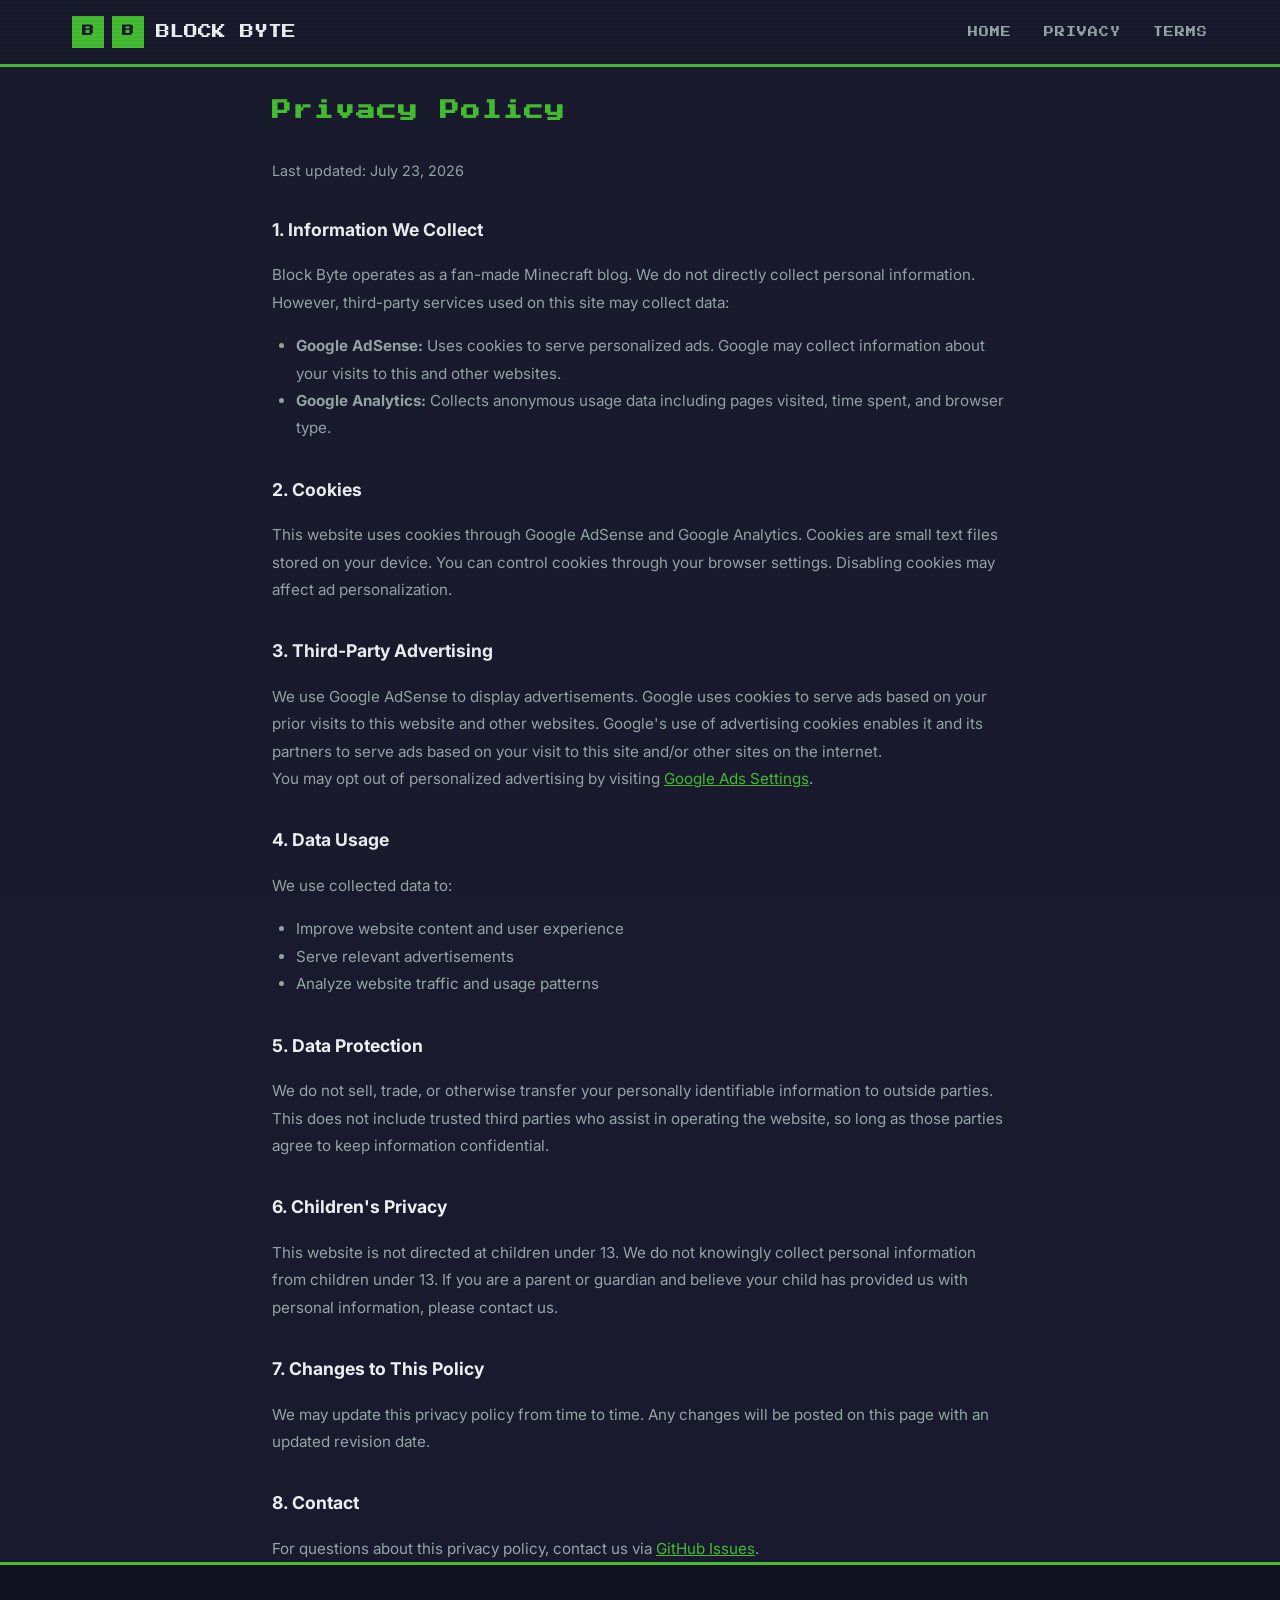
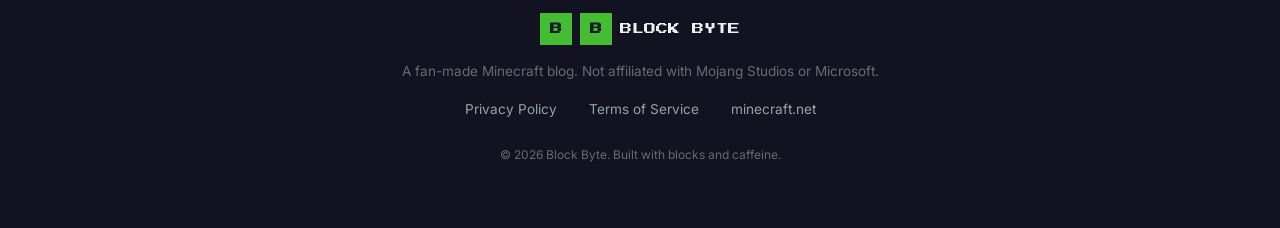
<file: privacy.html>
<!DOCTYPE html>
<html lang="en">
<head>
    <meta charset="UTF-8">
    <meta name="viewport" content="width=device-width, initial-scale=1.0">
    <title>Privacy Policy - Block Byte</title>
    <link rel="stylesheet" href="style.css">
    <link rel="preconnect" href="https://fonts.googleapis.com">
    <link href="https://fonts.googleapis.com/css2?family=Press+Start+2P&family=Inter:wght@400;500;600;700&display=swap" rel="stylesheet">
</head>
<body>
    <div class="scanlines"></div>

    <header>
        <nav>
            <div class="logo">
                <a href="index.html" style="text-decoration:none; display:flex; align-items:center; gap:0.5rem;">
                    <span class="logo-block">B</span><span class="logo-block">B</span>
                    <span class="logo-text">BLOCK BYTE</span>
                </a>
            </div>
            <div class="nav-links">
                <a href="index.html">Home</a>
                <a href="privacy.html">Privacy</a>
                <a href="terms.html">Terms</a>
            </div>
            <button class="menu-toggle" aria-label="Toggle menu">
                <span></span><span></span><span></span>
            </button>
        </nav>
    </header>

    <main style="padding-top: 6rem; max-width: 800px; margin: 0 auto; padding-left: 2rem; padding-right: 2rem;">
        <h1 class="pixel-text" style="font-size: 1.2rem; color: var(--accent-green); margin-bottom: 2rem;">Privacy Policy</h1>
        <p style="color: var(--text-secondary); margin-bottom: 1rem; font-size: 0.9rem;">Last updated: July 23, 2026</p>

        <div style="color: var(--text-secondary); line-height: 1.8; font-size: 0.95rem;">
            <h2 style="color: var(--text-primary); font-size: 1.1rem; margin: 2rem 0 1rem;">1. Information We Collect</h2>
            <p>Block Byte operates as a fan-made Minecraft blog. We do not directly collect personal information. However, third-party services used on this site may collect data:</p>
            <ul style="margin: 1rem 0; padding-left: 1.5rem;">
                <li><strong>Google AdSense:</strong> Uses cookies to serve personalized ads. Google may collect information about your visits to this and other websites.</li>
                <li><strong>Google Analytics:</strong> Collects anonymous usage data including pages visited, time spent, and browser type.</li>
            </ul>

            <h2 style="color: var(--text-primary); font-size: 1.1rem; margin: 2rem 0 1rem;">2. Cookies</h2>
            <p>This website uses cookies through Google AdSense and Google Analytics. Cookies are small text files stored on your device. You can control cookies through your browser settings. Disabling cookies may affect ad personalization.</p>

            <h2 style="color: var(--text-primary); font-size: 1.1rem; margin: 2rem 0 1rem;">3. Third-Party Advertising</h2>
            <p>We use Google AdSense to display advertisements. Google uses cookies to serve ads based on your prior visits to this website and other websites. Google's use of advertising cookies enables it and its partners to serve ads based on your visit to this site and/or other sites on the internet.</p>
            <p>You may opt out of personalized advertising by visiting <a href="https://www.google.com/settings/ads" target="_blank" style="color: var(--accent-green);">Google Ads Settings</a>.</p>

            <h2 style="color: var(--text-primary); font-size: 1.1rem; margin: 2rem 0 1rem;">4. Data Usage</h2>
            <p>We use collected data to:</p>
            <ul style="margin: 1rem 0; padding-left: 1.5rem;">
                <li>Improve website content and user experience</li>
                <li>Serve relevant advertisements</li>
                <li>Analyze website traffic and usage patterns</li>
            </ul>

            <h2 style="color: var(--text-primary); font-size: 1.1rem; margin: 2rem 0 1rem;">5. Data Protection</h2>
            <p>We do not sell, trade, or otherwise transfer your personally identifiable information to outside parties. This does not include trusted third parties who assist in operating the website, so long as those parties agree to keep information confidential.</p>

            <h2 style="color: var(--text-primary); font-size: 1.1rem; margin: 2rem 0 1rem;">6. Children's Privacy</h2>
            <p>This website is not directed at children under 13. We do not knowingly collect personal information from children under 13. If you are a parent or guardian and believe your child has provided us with personal information, please contact us.</p>

            <h2 style="color: var(--text-primary); font-size: 1.1rem; margin: 2rem 0 1rem;">7. Changes to This Policy</h2>
            <p>We may update this privacy policy from time to time. Any changes will be posted on this page with an updated revision date.</p>

            <h2 style="color: var(--text-primary); font-size: 1.1rem; margin: 2rem 0 1rem;">8. Contact</h2>
            <p>For questions about this privacy policy, contact us via <a href="https://github.com/its-me-mario2/its-me-mario2.github.io/issues" target="_blank" style="color: var(--accent-green);">GitHub Issues</a>.</p>
        </div>
    </main>

    <footer>
        <div class="footer-content">
            <div class="footer-logo">
                <span class="logo-block">B</span><span class="logo-block">B</span>
                <span>BLOCK BYTE</span>
            </div>
            <p>A fan-made Minecraft blog. Not affiliated with Mojang Studios or Microsoft.</p>
            <div class="footer-links">
                <a href="privacy.html">Privacy Policy</a>
                <a href="terms.html">Terms of Service</a>
                <a href="https://www.minecraft.net" target="_blank">minecraft.net</a>
            </div>
            <p class="copyright">&copy; 2026 Block Byte. Built with blocks and caffeine.</p>
        </div>
    </footer>

    <script>
        document.querySelector('.menu-toggle')?.addEventListener('click', () => {
            document.querySelector('.nav-links').classList.toggle('active');
        });
    </script>
</body>
</html>
</file>
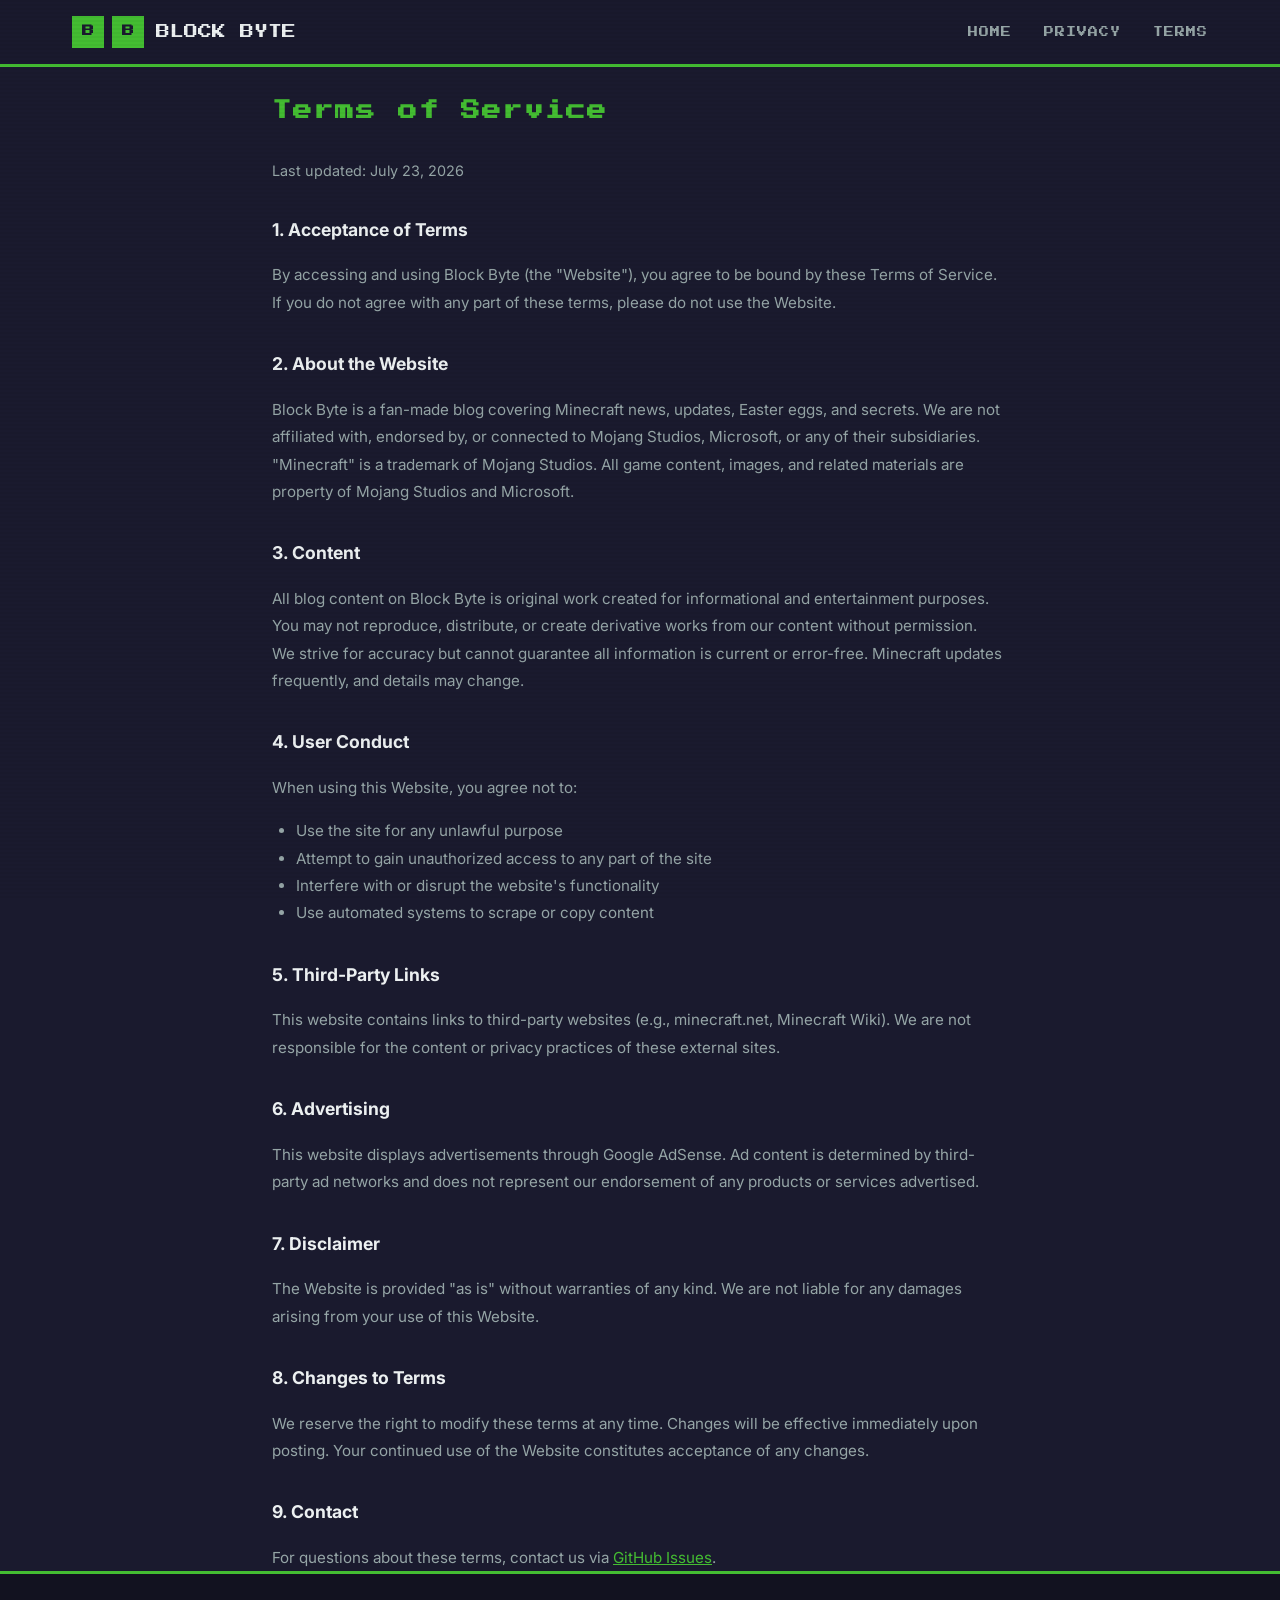
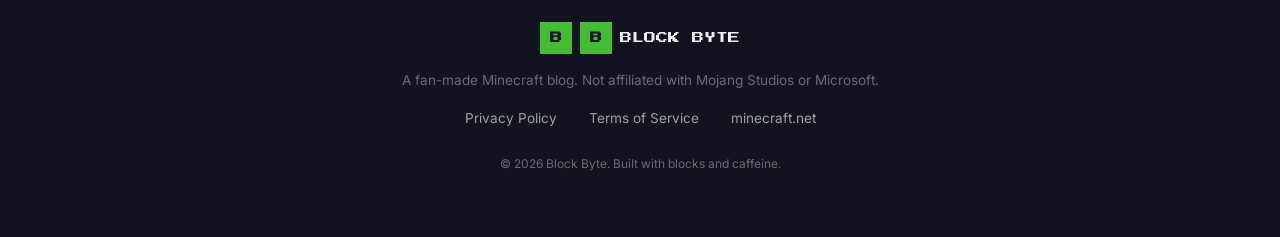
<file: terms.html>
<!DOCTYPE html>
<html lang="en">
<head>
    <meta charset="UTF-8">
    <meta name="viewport" content="width=device-width, initial-scale=1.0">
    <title>Terms of Service - Block Byte</title>
    <link rel="stylesheet" href="style.css">
    <link rel="preconnect" href="https://fonts.googleapis.com">
    <link href="https://fonts.googleapis.com/css2?family=Press+Start+2P&family=Inter:wght@400;500;600;700&display=swap" rel="stylesheet">
</head>
<body>
    <div class="scanlines"></div>

    <header>
        <nav>
            <div class="logo">
                <a href="index.html" style="text-decoration:none; display:flex; align-items:center; gap:0.5rem;">
                    <span class="logo-block">B</span><span class="logo-block">B</span>
                    <span class="logo-text">BLOCK BYTE</span>
                </a>
            </div>
            <div class="nav-links">
                <a href="index.html">Home</a>
                <a href="privacy.html">Privacy</a>
                <a href="terms.html">Terms</a>
            </div>
            <button class="menu-toggle" aria-label="Toggle menu">
                <span></span><span></span><span></span>
            </button>
        </nav>
    </header>

    <main style="padding-top: 6rem; max-width: 800px; margin: 0 auto; padding-left: 2rem; padding-right: 2rem;">
        <h1 class="pixel-text" style="font-size: 1.2rem; color: var(--accent-green); margin-bottom: 2rem;">Terms of Service</h1>
        <p style="color: var(--text-secondary); margin-bottom: 1rem; font-size: 0.9rem;">Last updated: July 23, 2026</p>

        <div style="color: var(--text-secondary); line-height: 1.8; font-size: 0.95rem;">
            <h2 style="color: var(--text-primary); font-size: 1.1rem; margin: 2rem 0 1rem;">1. Acceptance of Terms</h2>
            <p>By accessing and using Block Byte (the "Website"), you agree to be bound by these Terms of Service. If you do not agree with any part of these terms, please do not use the Website.</p>

            <h2 style="color: var(--text-primary); font-size: 1.1rem; margin: 2rem 0 1rem;">2. About the Website</h2>
            <p>Block Byte is a fan-made blog covering Minecraft news, updates, Easter eggs, and secrets. We are not affiliated with, endorsed by, or connected to Mojang Studios, Microsoft, or any of their subsidiaries.</p>
            <p>"Minecraft" is a trademark of Mojang Studios. All game content, images, and related materials are property of Mojang Studios and Microsoft.</p>

            <h2 style="color: var(--text-primary); font-size: 1.1rem; margin: 2rem 0 1rem;">3. Content</h2>
            <p>All blog content on Block Byte is original work created for informational and entertainment purposes. You may not reproduce, distribute, or create derivative works from our content without permission.</p>
            <p>We strive for accuracy but cannot guarantee all information is current or error-free. Minecraft updates frequently, and details may change.</p>

            <h2 style="color: var(--text-primary); font-size: 1.1rem; margin: 2rem 0 1rem;">4. User Conduct</h2>
            <p>When using this Website, you agree not to:</p>
            <ul style="margin: 1rem 0; padding-left: 1.5rem;">
                <li>Use the site for any unlawful purpose</li>
                <li>Attempt to gain unauthorized access to any part of the site</li>
                <li>Interfere with or disrupt the website's functionality</li>
                <li>Use automated systems to scrape or copy content</li>
            </ul>

            <h2 style="color: var(--text-primary); font-size: 1.1rem; margin: 2rem 0 1rem;">5. Third-Party Links</h2>
            <p>This website contains links to third-party websites (e.g., minecraft.net, Minecraft Wiki). We are not responsible for the content or privacy practices of these external sites.</p>

            <h2 style="color: var(--text-primary); font-size: 1.1rem; margin: 2rem 0 1rem;">6. Advertising</h2>
            <p>This website displays advertisements through Google AdSense. Ad content is determined by third-party ad networks and does not represent our endorsement of any products or services advertised.</p>

            <h2 style="color: var(--text-primary); font-size: 1.1rem; margin: 2rem 0 1rem;">7. Disclaimer</h2>
            <p>The Website is provided "as is" without warranties of any kind. We are not liable for any damages arising from your use of this Website.</p>

            <h2 style="color: var(--text-primary); font-size: 1.1rem; margin: 2rem 0 1rem;">8. Changes to Terms</h2>
            <p>We reserve the right to modify these terms at any time. Changes will be effective immediately upon posting. Your continued use of the Website constitutes acceptance of any changes.</p>

            <h2 style="color: var(--text-primary); font-size: 1.1rem; margin: 2rem 0 1rem;">9. Contact</h2>
            <p>For questions about these terms, contact us via <a href="https://github.com/its-me-mario2/its-me-mario2.github.io/issues" target="_blank" style="color: var(--accent-green);">GitHub Issues</a>.</p>
        </div>
    </main>

    <footer>
        <div class="footer-content">
            <div class="footer-logo">
                <span class="logo-block">B</span><span class="logo-block">B</span>
                <span>BLOCK BYTE</span>
            </div>
            <p>A fan-made Minecraft blog. Not affiliated with Mojang Studios or Microsoft.</p>
            <div class="footer-links">
                <a href="privacy.html">Privacy Policy</a>
                <a href="terms.html">Terms of Service</a>
                <a href="https://www.minecraft.net" target="_blank">minecraft.net</a>
            </div>
            <p class="copyright">&copy; 2026 Block Byte. Built with blocks and caffeine.</p>
        </div>
    </footer>

    <script>
        document.querySelector('.menu-toggle')?.addEventListener('click', () => {
            document.querySelector('.nav-links').classList.toggle('active');
        });
    </script>
</body>
</html>
</file>
<file: style.css>
:root {
    --bg-dark: #1a1a2e;
    --bg-card: #16213e;
    --bg-card-hover: #1a2745;
    --accent-green: #44bd32;
    --accent-yellow: #f0c040;
    --accent-red: #e74c3c;
    --accent-blue: #3498db;
    --accent-purple: #9b59b6;
    --accent-orange: #e67e22;
    --accent-cyan: #00d2d3;
    --accent-pink: #fd79a8;
    --text-primary: #ecf0f1;
    --text-secondary: #95a5a6;
    --text-muted: #636e72;
    --border: #2d3748;
    --sulfur: #d4a017;
    --cinnabar: #c0392b;
    --font-pixel: 'Press Start 2P', monospace;
    --font-body: 'Inter', -apple-system, BlinkMacSystemFont, sans-serif;
}

* {
    margin: 0;
    padding: 0;
    box-sizing: border-box;
}

html {
    scroll-behavior: smooth;
}

body {
    font-family: var(--font-body);
    background: var(--bg-dark);
    color: var(--text-primary);
    line-height: 1.6;
    overflow-x: hidden;
}

.scanlines {
    position: fixed;
    top: 0;
    left: 0;
    width: 100%;
    height: 100%;
    pointer-events: none;
    z-index: 9999;
    background: repeating-linear-gradient(
        0deg,
        transparent,
        transparent 2px,
        rgba(0, 0, 0, 0.03) 2px,
        rgba(0, 0, 0, 0.03) 4px
    );
}

.pixel-text {
    font-family: var(--font-pixel);
    letter-spacing: 2px;
}

/* Header */
header {
    position: fixed;
    top: 0;
    width: 100%;
    z-index: 1000;
    background: rgba(26, 26, 46, 0.95);
    backdrop-filter: blur(10px);
    border-bottom: 3px solid var(--accent-green);
}

nav {
    max-width: 1200px;
    margin: 0 auto;
    padding: 1rem 2rem;
    display: flex;
    align-items: center;
    justify-content: space-between;
}

.logo {
    display: flex;
    align-items: center;
    gap: 0.5rem;
}

.logo-block {
    display: inline-flex;
    align-items: center;
    justify-content: center;
    width: 32px;
    height: 32px;
    background: var(--accent-green);
    color: var(--bg-dark);
    font-family: var(--font-pixel);
    font-size: 12px;
    font-weight: bold;
    image-rendering: pixelated;
}

.logo-text {
    font-family: var(--font-pixel);
    font-size: 14px;
    color: var(--text-primary);
    margin-left: 0.25rem;
}

.nav-links {
    display: flex;
    gap: 2rem;
}

.nav-links a {
    color: var(--text-secondary);
    text-decoration: none;
    font-family: var(--font-pixel);
    font-size: 10px;
    text-transform: uppercase;
    letter-spacing: 1px;
    transition: color 0.3s;
}

.nav-links a:hover {
    color: var(--accent-green);
}

.menu-toggle {
    display: none;
    flex-direction: column;
    gap: 5px;
    background: none;
    border: none;
    cursor: pointer;
}

.menu-toggle span {
    width: 25px;
    height: 3px;
    background: var(--text-primary);
    transition: 0.3s;
}

/* Hero */
.hero {
    min-height: 100vh;
    display: flex;
    align-items: center;
    justify-content: center;
    text-align: center;
    padding: 6rem 2rem 4rem;
    position: relative;
    overflow: hidden;
    background: 
        radial-gradient(circle at 20% 80%, rgba(68, 189, 50, 0.1) 0%, transparent 50%),
        radial-gradient(circle at 80% 20%, rgba(212, 160, 23, 0.1) 0%, transparent 50%),
        var(--bg-dark);
}

.hero-content {
    max-width: 800px;
    z-index: 2;
}

.hero h1 {
    font-size: clamp(1.5rem, 4vw, 3rem);
    margin-bottom: 1.5rem;
    color: var(--accent-green);
    text-shadow: 4px 4px 0px rgba(0,0,0,0.3);
}

.hero p {
    font-size: 1.2rem;
    color: var(--text-secondary);
    margin-bottom: 2rem;
    max-width: 600px;
    margin-left: auto;
    margin-right: auto;
}

.cta-btn {
    display: inline-block;
    padding: 1rem 2.5rem;
    background: var(--accent-green);
    color: var(--bg-dark);
    text-decoration: none;
    font-family: var(--font-pixel);
    font-size: 14px;
    letter-spacing: 2px;
    border: none;
    cursor: pointer;
    transition: all 0.3s;
    box-shadow: 0 4px 0 #2d7a1e, 0 6px 20px rgba(68, 189, 50, 0.3);
}

.cta-btn:hover {
    transform: translateY(-2px);
    box-shadow: 0 6px 0 #2d7a1e, 0 8px 30px rgba(68, 189, 50, 0.4);
}

.hero-decoration {
    position: absolute;
    top: 0;
    left: 0;
    width: 100%;
    height: 100%;
    pointer-events: none;
}

.floating-block {
    position: absolute;
    width: 40px;
    height: 40px;
    opacity: 0.15;
    animation: float 6s ease-in-out infinite;
}

.b1 { background: var(--accent-green); top: 20%; left: 10%; animation-delay: 0s; }
.b2 { background: var(--sulfur); top: 60%; left: 85%; animation-delay: 1s; }
.b3 { background: var(--cinnabar); top: 70%; left: 15%; animation-delay: 2s; width: 30px; height: 30px; }
.b4 { background: var(--accent-blue); top: 30%; left: 80%; animation-delay: 3s; width: 50px; height: 50px; }
.b5 { background: var(--accent-purple); top: 80%; left: 50%; animation-delay: 4s; width: 25px; height: 25px; }

@keyframes float {
    0%, 100% { transform: translateY(0) rotate(0deg); }
    50% { transform: translateY(-20px) rotate(5deg); }
}

/* Sections */
main {
    max-width: 1200px;
    margin: 0 auto;
    padding: 0 2rem;
}

.section {
    padding: 4rem 0;
}

.section-title {
    font-family: var(--font-pixel);
    font-size: clamp(0.9rem, 2vw, 1.2rem);
    margin-bottom: 2rem;
    display: flex;
    align-items: center;
    gap: 1rem;
    flex-wrap: wrap;
}

.tag {
    font-family: var(--font-pixel);
    font-size: 8px;
    padding: 4px 10px;
    text-transform: uppercase;
    letter-spacing: 1px;
}

.tag.new { background: var(--accent-green); color: var(--bg-dark); }
.tag.weird { background: var(--accent-purple); color: white; }
.tag.secret { background: var(--accent-yellow); color: var(--bg-dark); }
.tag.tech { background: var(--accent-cyan); color: var(--bg-dark); }

/* Grid */
.grid {
    display: grid;
    grid-template-columns: repeat(auto-fit, minmax(340px, 1fr));
    gap: 1.5rem;
}

.grid.three-col {
    grid-template-columns: repeat(auto-fit, minmax(260px, 1fr));
}

/* Cards */
.card {
    background: var(--bg-card);
    border: 2px solid var(--border);
    transition: all 0.3s;
    position: relative;
    overflow: hidden;
}

.card:hover {
    transform: translateY(-4px);
    border-color: var(--accent-green);
    box-shadow: 0 8px 30px rgba(0, 0, 0, 0.3);
}

.card.featured {
    grid-column: 1 / -1;
}

.card-badge {
    position: absolute;
    top: 12px;
    right: 12px;
    font-family: var(--font-pixel);
    font-size: 8px;
    padding: 4px 8px;
    background: var(--sulfur);
    color: var(--bg-dark);
    z-index: 2;
}

.card-header {
    padding: 1.5rem;
    border-bottom: 2px solid var(--border);
    position: relative;
}

.card-header.sulfur { border-left: 4px solid var(--sulfur); }
.card-header.autumn { border-left: 4px solid var(--accent-orange); }
.card-header.tiny { border-left: 4px solid var(--accent-pink); }
.card-header.theme-park { border-left: 4px solid var(--accent-blue); }
.card-header.purple { border-left: 4px solid var(--accent-purple); }
.card-header.red { border-left: 4px solid var(--accent-red); }
.card-header.green { border-left: 4px solid var(--accent-green); }
.card-header.orange { border-left: 4px solid var(--accent-orange); }
.card-header.cyan { border-left: 4px solid var(--accent-cyan); }
.card-header.pink { border-left: 4px solid var(--accent-pink); }
.card-header.rainbow {
    border-left: 4px solid;
    border-image: linear-gradient(180deg, #fff, #f0c040, #e74c3c, #9b59b6, #3498db, #44bd32) 1;
}
.card-header.dark { border-left: 4px solid #2d3436; }
.card-header.axe { border-left: 4px solid #a0522d; }
.card-header.ship { border-left: 4px solid #8B4513; }
.card-header.ghost { border-left: 4px solid #636e72; }
.card-header.void { border-left: 4px solid #2d3436; }

.card-header h3 {
    font-size: 1.1rem;
    font-weight: 700;
    margin-bottom: 0.5rem;
}

.card-header .date {
    font-family: var(--font-pixel);
    font-size: 9px;
    color: var(--text-muted);
    text-transform: uppercase;
}

.card-body {
    padding: 1.5rem;
}

.card-body p {
    color: var(--text-secondary);
    margin-bottom: 1rem;
    font-size: 0.95rem;
}

.card-body p:last-child {
    margin-bottom: 0;
}

.card-body code {
    background: rgba(68, 189, 50, 0.15);
    color: var(--accent-green);
    padding: 2px 6px;
    font-size: 0.9em;
    font-family: 'Courier New', monospace;
}

.card-body em {
    color: var(--accent-yellow);
    font-style: italic;
}

.feature-list {
    list-style: none;
    margin: 1rem 0;
    padding: 0;
}

.feature-list li {
    display: flex;
    align-items: center;
    gap: 0.75rem;
    padding: 0.5rem 0;
    color: var(--text-secondary);
    font-size: 0.9rem;
    border-bottom: 1px solid rgba(255,255,255,0.05);
}

.feature-list li:last-child {
    border-bottom: none;
}

.block-icon {
    display: inline-block;
    width: 16px;
    height: 16px;
    flex-shrink: 0;
}

.block-icon.wood { background: #8B4513; }
.block-icon.ice { background: #87CEEB; }
.block-icon.tnt { background: #e74c3c; }
.block-icon.magma { background: #e67e22; }

.card-stats {
    display: flex;
    gap: 0.75rem;
    margin-top: 1rem;
    flex-wrap: wrap;
}

.card-stats span {
    font-family: var(--font-pixel);
    font-size: 8px;
    padding: 4px 8px;
    background: rgba(255,255,255,0.05);
    color: var(--text-muted);
}

/* Compact cards */
.compact .card-body {
    padding: 1.25rem;
}

.compact h4 {
    font-size: 0.95rem;
    margin-bottom: 0.5rem;
    color: var(--accent-green);
}

.compact p {
    font-size: 0.85rem;
}

/* Newsletter */
.newsletter {
    padding: 4rem 0;
    text-align: center;
    border-top: 2px solid var(--border);
    border-bottom: 2px solid var(--border);
    margin: 2rem 0;
}

.newsletter h2 {
    font-size: clamp(1rem, 2.5vw, 1.5rem);
    color: var(--accent-green);
    margin-bottom: 1rem;
}

.newsletter p {
    color: var(--text-secondary);
    margin-bottom: 2rem;
}

.newsletter-form {
    display: flex;
    gap: 0;
    max-width: 450px;
    margin: 0 auto;
}

.newsletter-form input {
    flex: 1;
    padding: 0.8rem 1rem;
    background: var(--bg-card);
    border: 2px solid var(--border);
    color: var(--text-primary);
    font-family: var(--font-body);
    font-size: 0.9rem;
    outline: none;
    transition: border-color 0.3s;
}

.newsletter-form input:focus {
    border-color: var(--accent-green);
}

.newsletter-form button {
    padding: 0.8rem 1.5rem;
    background: var(--accent-green);
    color: var(--bg-dark);
    border: 2px solid var(--accent-green);
    font-family: var(--font-pixel);
    font-size: 10px;
    cursor: pointer;
    transition: all 0.3s;
    white-space: nowrap;
}

.newsletter-form button:hover {
    background: transparent;
    color: var(--accent-green);
}

/* Ad containers */
.ad-container {
    margin: 2rem auto;
    text-align: center;
    min-height: 90px;
    background: rgba(255, 255, 255, 0.02);
    border: 1px dashed rgba(255, 255, 255, 0.08);
    display: flex;
    align-items: center;
    justify-content: center;
    overflow: hidden;
}

.ad-top {
    margin-top: 2rem;
    margin-bottom: 1rem;
}

.ad-mid {
    margin: 3rem auto;
}

.ad-bottom {
    margin-bottom: 2rem;
}

/* Footer */
footer {
    background: rgba(0, 0, 0, 0.3);
    border-top: 3px solid var(--accent-green);
    padding: 3rem 2rem;
    text-align: center;
}

.footer-content {
    max-width: 600px;
    margin: 0 auto;
}

.footer-logo {
    display: flex;
    align-items: center;
    justify-content: center;
    gap: 0.5rem;
    margin-bottom: 1rem;
    font-family: var(--font-pixel);
    font-size: 12px;
}

footer p {
    color: var(--text-muted);
    font-size: 0.85rem;
    margin-bottom: 1rem;
}

.footer-links {
    display: flex;
    justify-content: center;
    gap: 2rem;
    margin-bottom: 1.5rem;
}

.footer-links a {
    color: var(--text-secondary);
    text-decoration: none;
    font-size: 0.85rem;
    transition: color 0.3s;
}

.footer-links a:hover {
    color: var(--accent-green);
}

.copyright {
    font-size: 0.75rem !important;
    color: var(--text-muted);
}

/* Responsive */
@media (max-width: 768px) {
    .nav-links {
        display: none;
        position: absolute;
        top: 100%;
        left: 0;
        width: 100%;
        background: rgba(26, 26, 46, 0.98);
        flex-direction: column;
        padding: 1rem 2rem;
        gap: 1rem;
        border-bottom: 3px solid var(--accent-green);
    }

    .nav-links.active {
        display: flex;
    }

    .menu-toggle {
        display: flex;
    }

    .grid {
        grid-template-columns: 1fr;
    }

    .card.featured {
        grid-column: 1;
    }

    .newsletter-form {
        flex-direction: column;
    }

    .newsletter-form button {
        padding: 1rem;
    }
}

@media (max-width: 480px) {
    .hero h1 {
        font-size: 1.2rem;
    }

    .section-title {
        font-size: 0.8rem;
    }

    .card-header h3 {
        font-size: 0.95rem;
    }
}

/* Scroll animation */
.card {
    opacity: 0;
    transform: translateY(20px);
    animation: fadeInUp 0.6s ease forwards;
}

@keyframes fadeInUp {
    to {
        opacity: 1;
        transform: translateY(0);
    }
}

.card:nth-child(1) { animation-delay: 0.1s; }
.card:nth-child(2) { animation-delay: 0.2s; }
.card:nth-child(3) { animation-delay: 0.3s; }
.card:nth-child(4) { animation-delay: 0.4s; }
.card:nth-child(5) { animation-delay: 0.5s; }
.card:nth-child(6) { animation-delay: 0.6s; }

/* Custom scrollbar */
::-webkit-scrollbar {
    width: 8px;
}

::-webkit-scrollbar-track {
    background: var(--bg-dark);
}

::-webkit-scrollbar-thumb {
    background: var(--accent-green);
    border-radius: 0;
}

::-webkit-scrollbar-thumb:hover {
    background: #5cd640;
}

/* GDPR Consent Banner */
.consent-banner {
    position: fixed;
    bottom: 0;
    left: 0;
    width: 100%;
    background: #0d1117;
    border-top: 3px solid var(--accent-green);
    z-index: 10000;
    padding: 1.5rem 2rem;
    box-shadow: 0 -4px 30px rgba(0, 0, 0, 0.5);
}

.consent-content {
    max-width: 1200px;
    margin: 0 auto;
    display: flex;
    align-items: center;
    gap: 2rem;
}

.consent-text {
    flex: 1;
}

.consent-text h3 {
    font-family: var(--font-pixel);
    font-size: 11px;
    color: var(--accent-green);
    margin-bottom: 0.5rem;
}

.consent-text p {
    color: var(--text-secondary);
    font-size: 0.85rem;
    line-height: 1.5;
}

.consent-buttons {
    display: flex;
    gap: 0.75rem;
    flex-shrink: 0;
}

.consent-btn {
    font-family: var(--font-pixel);
    font-size: 9px;
    padding: 0.7rem 1.2rem;
    border: 2px solid;
    cursor: pointer;
    transition: all 0.3s;
    text-transform: uppercase;
    letter-spacing: 0.5px;
}

.consent-btn.accept {
    background: var(--accent-green);
    color: var(--bg-dark);
    border-color: var(--accent-green);
}

.consent-btn.accept:hover {
    background: #5cd640;
    border-color: #5cd640;
}

.consent-btn.reject {
    background: transparent;
    color: var(--text-secondary);
    border-color: var(--border);
}

.consent-btn.reject:hover {
    border-color: var(--accent-red);
    color: var(--accent-red);
}

.consent-btn.manage {
    background: transparent;
    color: var(--text-secondary);
    border-color: var(--border);
}

.consent-btn.manage:hover {
    border-color: var(--accent-yellow);
    color: var(--accent-yellow);
}

/* Consent Modal */
.consent-modal {
    position: fixed;
    top: 0;
    left: 0;
    width: 100%;
    height: 100%;
    background: rgba(0, 0, 0, 0.8);
    z-index: 10001;
    display: flex;
    align-items: center;
    justify-content: center;
    padding: 2rem;
}

.consent-modal-content {
    background: #0d1117;
    border: 2px solid var(--accent-green);
    max-width: 500px;
    width: 100%;
    padding: 2rem;
}

.consent-modal-content h3 {
    font-family: var(--font-pixel);
    font-size: 12px;
    color: var(--accent-green);
    margin-bottom: 1.5rem;
}

.consent-option {
    margin-bottom: 1rem;
}

.consent-option label {
    display: flex;
    align-items: flex-start;
    gap: 0.75rem;
    cursor: pointer;
}

.consent-option input[type="checkbox"] {
    margin-top: 3px;
    accent-color: var(--accent-green);
    width: 16px;
    height: 16px;
}

.consent-option span {
    color: var(--text-secondary);
    font-size: 0.9rem;
    line-height: 1.4;
}

.consent-option strong {
    color: var(--text-primary);
}

.consent-modal-buttons {
    margin-top: 1.5rem;
    text-align: right;
}

@media (max-width: 768px) {
    .consent-content {
        flex-direction: column;
        text-align: center;
    }

    .consent-buttons {
        width: 100%;
        flex-direction: column;
    }

    .consent-btn {
        width: 100%;
    }
}
</file>
